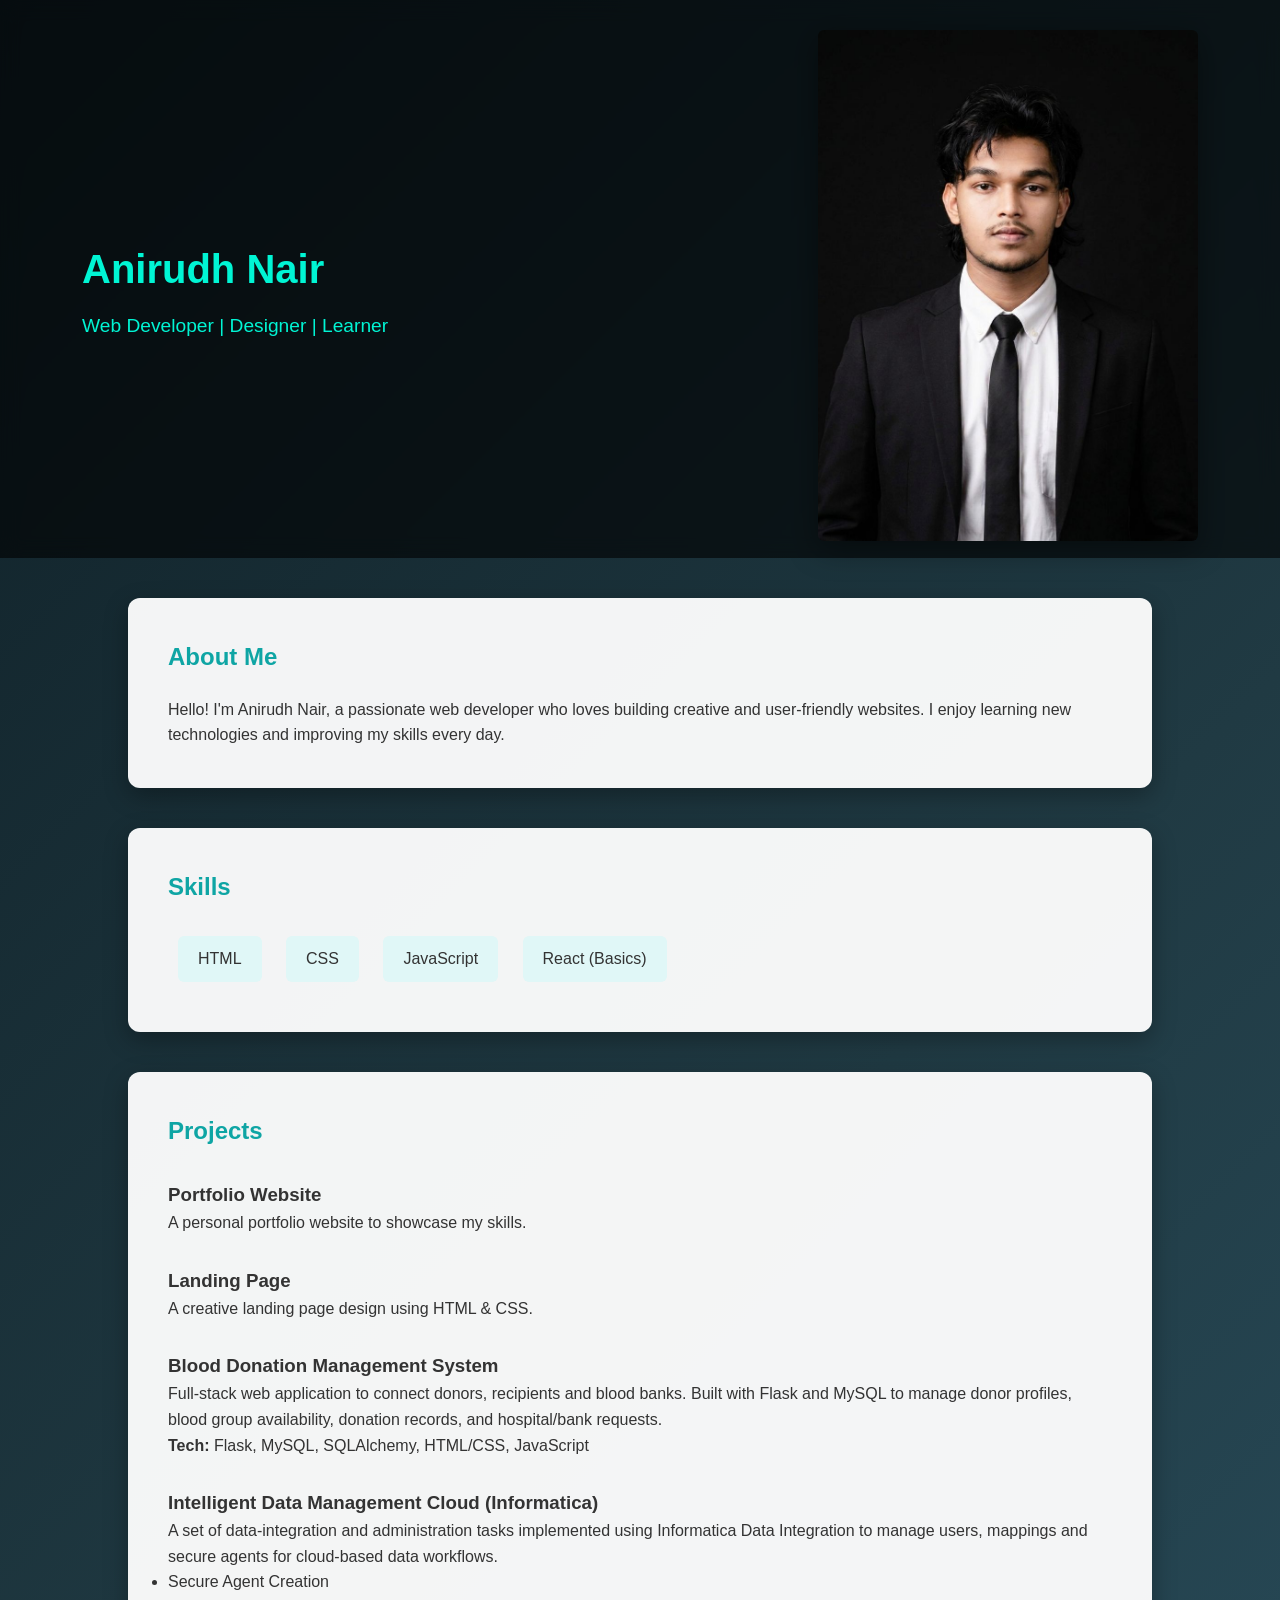
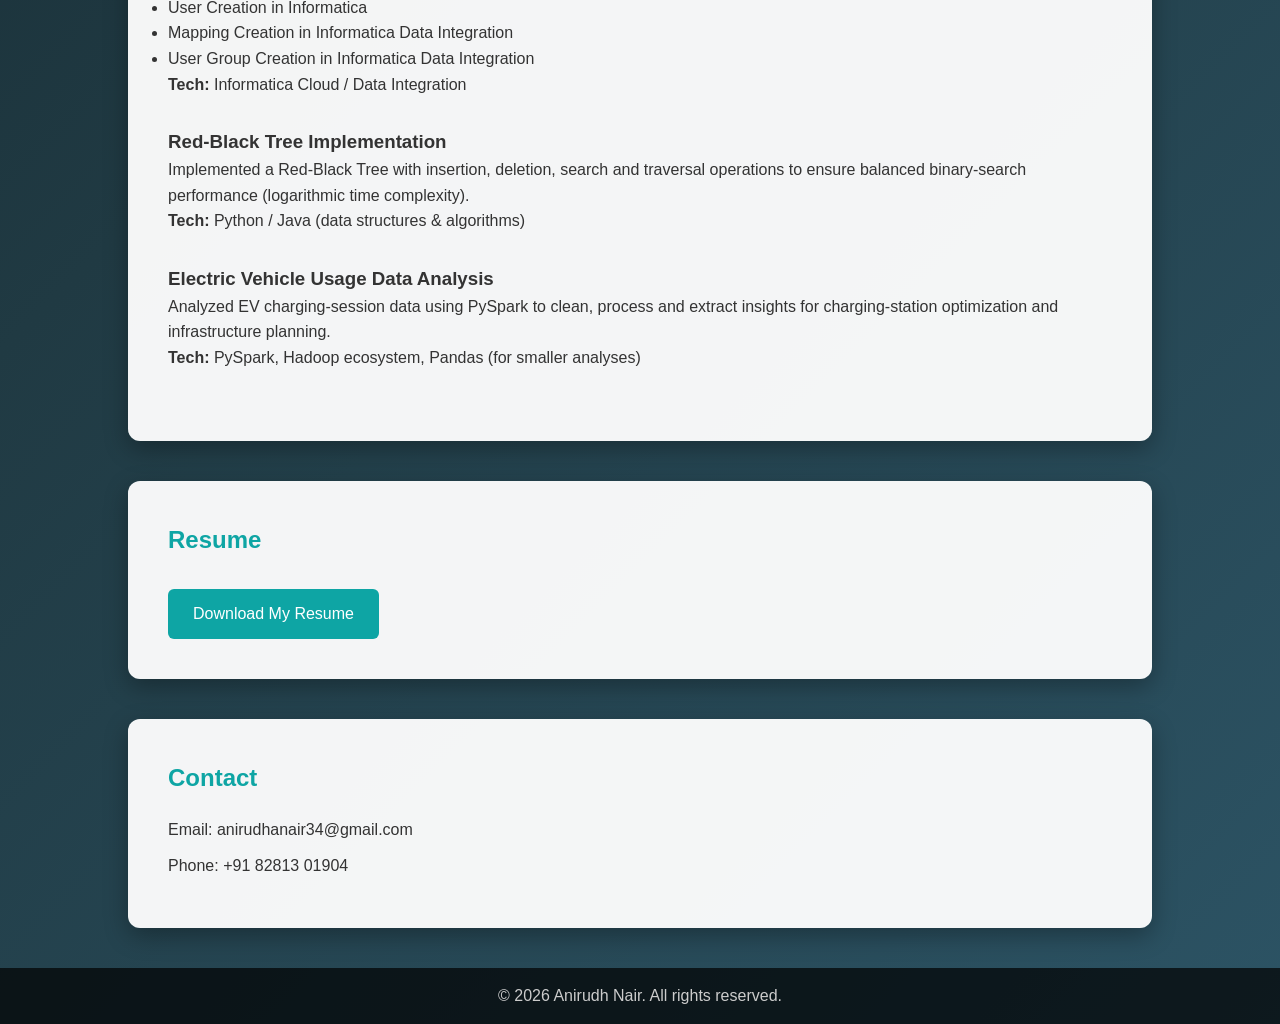
<file: task1-portfolio/index.html>
<!DOCTYPE html>
<html lang="en">
<head>
    <meta charset="UTF-8">
    <meta name="viewport" content="width=device-width, initial-scale=1.0">
    <title>My Portfolio</title>
    <link rel="stylesheet" href="style.css">
</head>
<body>

    <!-- Header / Hero -->
    <header>
        <div class="hero">
            <div class="hero-content">
                <h1>Anirudh Nair</h1>
                <p>Web Developer | Designer | Learner</p>
            </div>
            <!-- Replace this image with your example screenshot saved as images/hero-screenshot.jpg -->
            <div class="hero-image">
                <img src="images/profile.jpg" alt="Hero screenshot">
            </div>
        </div>
    </header>

    <!-- About Section -->
    <section id="about">
        <div>
            <h2>About Me</h2>
            <p>
                Hello! I'm Anirudh Nair, a passionate web developer who loves building
                creative and user-friendly websites. I enjoy learning new technologies
                and improving my skills every day.
            </p>
        </div>
    </section>

    <!-- Skills -->
    <section id="skills">
        <h2>Skills</h2>
        <ul>
            <li>HTML</li>
            <li>CSS</li>
            <li>JavaScript</li>
            <li>React (Basics)</li>
        </ul>
    </section>

    <!-- Projects -->
    <section id="projects">
        <h2>Projects</h2>

        <div class="project">
            <h3>Portfolio Website</h3>
            <p>A personal portfolio website to showcase my skills.</p>
            
        </div>

        <div class="project">
            <h3>Landing Page</h3>
            <p>A creative landing page design using HTML & CSS.</p>
            
        </div>

        <div class="project">
            <h3>Blood Donation Management System</h3>
            <p>Full-stack web application to connect donors, recipients and blood banks. Built with Flask and MySQL to manage donor profiles, blood group availability, donation records, and hospital/bank requests.</p>
            <p><strong>Tech:</strong> Flask, MySQL, SQLAlchemy, HTML/CSS, JavaScript</p>
        </div>

        <div class="project">
            <h3>Intelligent Data Management Cloud (Informatica)</h3>
            <p>A set of data-integration and administration tasks implemented using Informatica Data Integration to manage users, mappings and secure agents for cloud-based data workflows.</p>
            <ul>
                <li>Secure Agent Creation</li>
                <li>User Creation in Informatica</li>
                <li>Mapping Creation in Informatica Data Integration</li>
                <li>User Group Creation in Informatica Data Integration</li>
            </ul>
            <p><strong>Tech:</strong> Informatica Cloud / Data Integration</p>
        </div>

        <div class="project">
            <h3>Red-Black Tree Implementation</h3>
            <p>Implemented a Red-Black Tree with insertion, deletion, search and traversal operations to ensure balanced binary-search performance (logarithmic time complexity).</p>
            <p><strong>Tech:</strong> Python / Java (data structures & algorithms)</p>
        </div>

        <div class="project">
            <h3>Electric Vehicle Usage Data Analysis</h3>
            <p>Analyzed EV charging-session data using PySpark to clean, process and extract insights for charging-station optimization and infrastructure planning.</p>
            <p><strong>Tech:</strong> PySpark, Hadoop ecosystem, Pandas (for smaller analyses)</p>
        </div>

    </section>

    <!-- Resume -->
    <section id="resume">
        <h2>Resume</h2>
        <a href="resume.pdf" download>Download My Resume</a>
    </section>

    <!-- Contact -->
    <section id="contact">
        <h2>Contact</h2>
        <p>Email: anirudhanair34@gmail.com</p>
        <p>Phone: +91 82813 01904</p>
    </section>

    <!-- Footer -->
    <footer>
        <p>© 2026 Anirudh Nair. All rights reserved.</p>
    </footer>

</body>
</html>
</file>
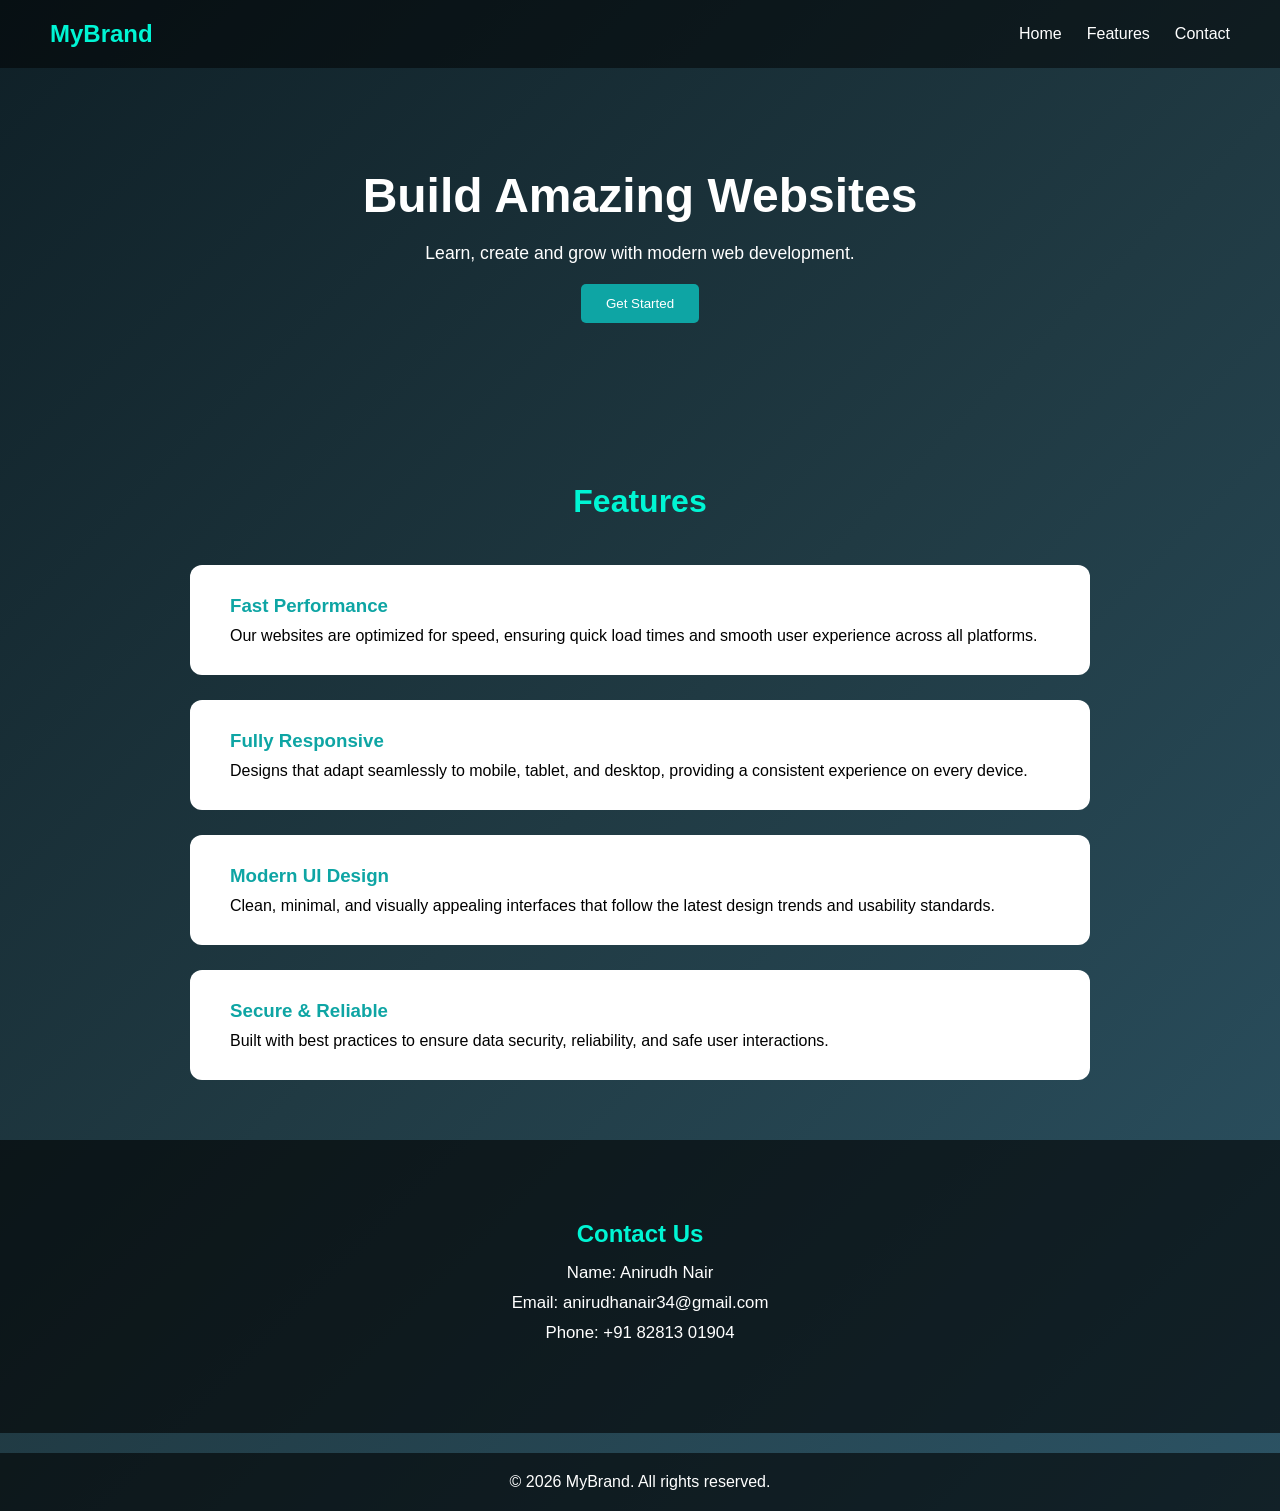
<file: task2-landing-page/index.html>
<!DOCTYPE html>
<html lang="en">
<head>
    <meta charset="UTF-8">
    <meta name="viewport" content="width=device-width, initial-scale=1.0">
    <title>Landing Page</title>
    <link rel="stylesheet" href="style.css">
</head>
<body>

    <!--Navbar -->
    <nav>
        <h2>MyBrand</h2>
        <ul>
            <li><a href="#home">Home</a></li>
            <li><a href="#features">Features</a></li>
            <li><a href="#contact">Contact</a></li>
        </ul>
    </nav>

    <!-- Hero banner/home also Section -->
    <section id="home" class="hero">
        <div class="hero-text">
            <h1>Build Amazing Websites</h1>
            <p>Learn, create and grow with modern web development.</p>
            <button>Get Started</button>
        </div>
    </section>

    <!--features section-->
    <section id="features" class="features">
        <h2 class="section-title">Features</h2>
    
        <div class="card">
            <h3>Fast Performance</h3>
            <p>
                Our websites are optimized for speed, ensuring quick load times
                and smooth user experience across all platforms.
            </p>
        </div>

        <div class="card">
            <h3>Fully Responsive</h3>
            <p>
                Designs that adapt seamlessly to mobile, tablet, and desktop,
                providing a consistent experience on every device.
            </p>
        </div>

        <div class="card">
            <h3>Modern UI Design</h3>
            <p>
                Clean, minimal, and visually appealing interfaces that follow
                the latest design trends and usability standards.
            </p>
        </div>

        <div class="card">
            <h3>Secure & Reliable</h3>
            <p>
                Built with best practices to ensure data security,
                reliability, and safe user interactions.
            </p>
        </div>

    </section>

    <!--Contact Section -->
    <section id="contact" class="cta">
        <h2>Contact Us</h2>
        <p>Name: Anirudh Nair</p>
        <p>Email: anirudhanair34@gmail.com</p>
        <p>Phone: +91 82813 01904</p>
    </section>

    <!-- Footer -->
    <footer>
        <p>© 2026 MyBrand. All rights reserved.</p>
    </footer>

</body>
</html>
</file>
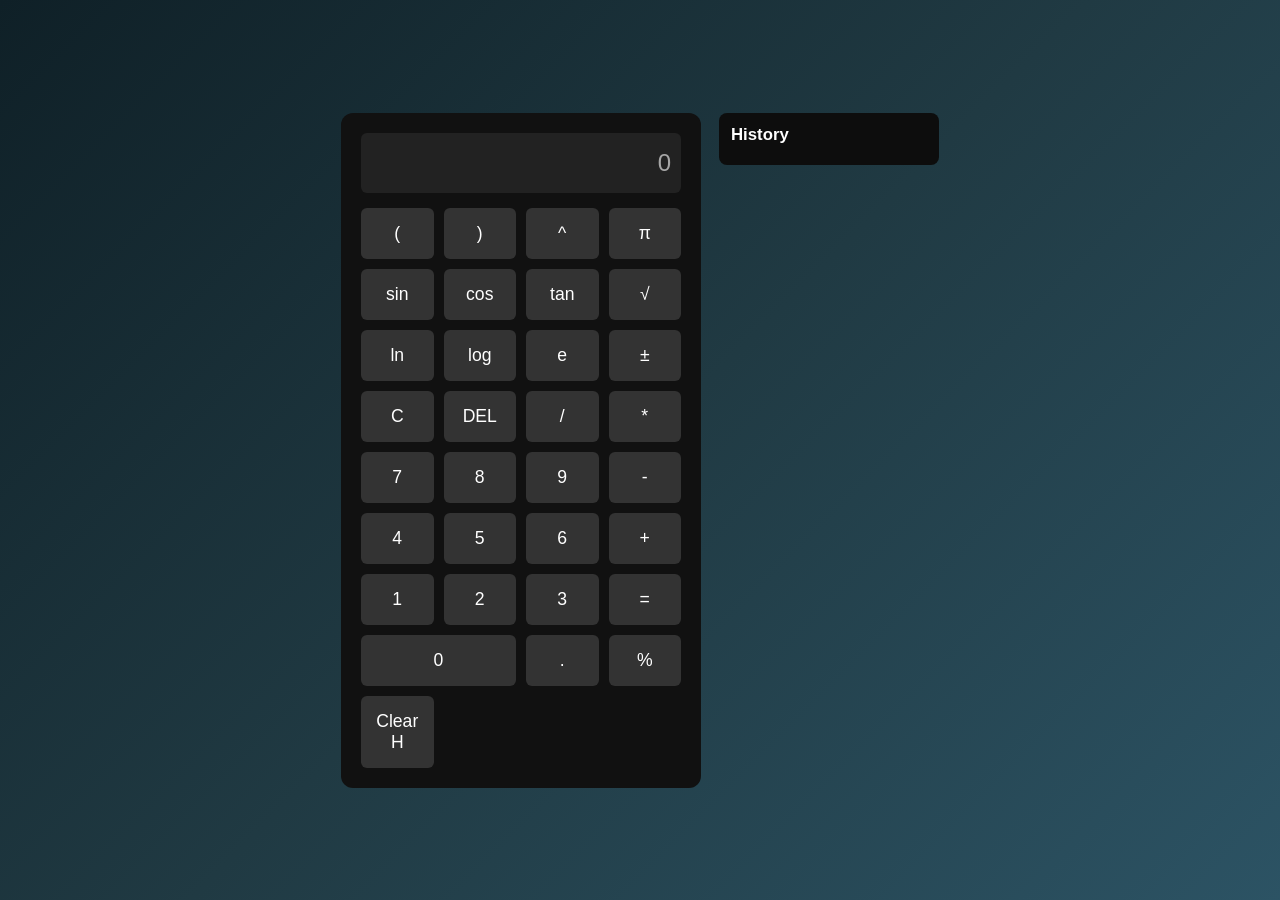
<file: task3-calculator/index.html>
<!DOCTYPE html>
<html lang="en">
<head>
    <meta charset="UTF-8">
    <meta name="viewport" content="width=device-width, initial-scale=1.0">
    <title>Calculator</title>
    <link rel="stylesheet" href="style.css">
</head>
<body>

    <div class="app">
        <div class="calculator">
            <input type="text" id="display" disabled placeholder="0">

            <div class="buttons">
                <!-- Scientific row -->
                <button onclick="appendValue('(')">(</button>
                <button onclick="appendValue(')')">)</button>
                <button onclick="appendValue('^')">^</button>
                <button onclick="appendValue('pi')">π</button>

                <button onclick="appendValue('sin(')">sin</button>
                <button onclick="appendValue('cos(')">cos</button>
                <button onclick="appendValue('tan(')">tan</button>
                <button onclick="appendValue('sqrt(')">√</button>

                <button onclick="appendValue('ln(')">ln</button>
                <button onclick="appendValue('log(')">log</button>
                <button onclick="appendValue('e')">e</button>
                <button onclick="toggleSign()">±</button>

                <!-- Basic calculator -->
                <button onclick="clearDisplay()">C</button>
                <button onclick="deleteLast()">DEL</button>
                <button onclick="appendValue('/')">/</button>
                <button onclick="appendValue('*')">*</button>

                <button onclick="appendValue('7')">7</button>
                <button onclick="appendValue('8')">8</button>
                <button onclick="appendValue('9')">9</button>
                <button onclick="appendValue('-')">-</button>

                <button onclick="appendValue('4')">4</button>
                <button onclick="appendValue('5')">5</button>
                <button onclick="appendValue('6')">6</button>
                <button onclick="appendValue('+')">+</button>

                <button onclick="appendValue('1')">1</button>
                <button onclick="appendValue('2')">2</button>
                <button onclick="appendValue('3')">3</button>
                <button onclick="calculate()">=</button>

                <button onclick="appendValue('0')" class="zero">0</button>
                <button onclick="appendValue('.')">.</button>
                <button onclick="percentage()">%</button>
                <button onclick="clearHistory()">Clear H</button>
            </div>
        </div>

        <aside class="history">
            <h3>History</h3>
            <ul id="history-list"></ul>
        </aside>
    </div>

    <script src="script.js"></script>

</body>
</html>
</file>
<file: task1-portfolio/style.css>
* {
    margin: 0;
    padding: 0;
    box-sizing: border-box;
    font-family: Arial, sans-serif;
}

body {
    line-height: 1.6;

    /* 🌊 Teal + Black Gradient Background */
    background: linear-gradient(135deg, #0f2027, #203a43, #2c5364);
    color: #333;
}

/* 🔥 Header */
header {
    background: rgba(0, 0, 0, 0.6);
    backdrop-filter: blur(10px);
    color: #00f5d4;
    text-align: center;
    padding: 30px 20px 10px 20px;
}

header h1 {
    font-size: 2.5rem;
}

header p {
    margin-top: 10px;
    font-size: 1.2rem;
}

/* 📦 Sections as Cards */
section {
    background: rgba(255, 255, 255, 0.95);
    margin: 40px auto;
    padding: 40px;
    width: 80%;
    border-radius: 12px;
    box-shadow: 0 8px 25px rgba(0, 0, 0, 0.3);
}

/* 🧊 About Section */
#about {
    display: flex;
    align-items: center;
    justify-content: center;
    gap: 30px;
    flex-wrap: wrap;
}

#about img {
    width: 160px;
    border-radius: 50%;
    border: 4px solid #0ea5a4;
}

/* Hero layout */
.hero {
    display: flex;
    align-items: center;
    justify-content: space-between;
    gap: 30px;
    width: 90%;
    margin: 0 auto;
}

.hero-content {
    text-align: left;
}

.hero-image img {
    width: 380px;
    height: auto;
    border-radius: 6px;
    box-shadow: 0 8px 30px rgba(0,0,0,0.4);
}

/* 🎯 Headings */
h2 {
    color: #0ea5a4;
    margin-bottom: 20px;
}

/* 🧠 Skills */
#skills ul {
    list-style: none;
}

#skills li {
    display: inline-block;
    margin: 10px;
    padding: 10px 20px;
    background: #e0f7f7;
    border-radius: 6px;
    transition: 0.3s;
    cursor: pointer;
}

#skills li:hover {
    background: #0ea5a4;
    color: white;
    transform: translateY(-3px);
}

/* 🚀 Projects */
.project {
    margin: 30px 0;
}

.project img {
    width: 250px;
    border-radius: 8px;
    margin-top: 10px;
    transition: 0.3s;
}

.project img:hover {
    transform: scale(1.05);
}

/* 📄 Resume Button */
#resume a {
    display: inline-block;
    margin-top: 10px;
    padding: 12px 25px;
    background: #0ea5a4;
    color: white;
    text-decoration: none;
    border-radius: 6px;
    transition: 0.3s;
}

#resume a:hover {
    background: #0c8b8a;
}

/* 📞 Contact */
#contact p {
    margin: 10px 0;
}

/* ⚫ Footer */
footer {
    background: rgba(0, 0, 0, 0.7);
    color: #ccc;
    text-align: center;
    padding: 15px;
    margin-top: 20px;
}
</file>
<file: task2-landing-page/style.css>
* {
    margin: 0;
    padding: 0;
    box-sizing: border-box;
    font-family: Arial, sans-serif;
}
html {
    scroll-behavior: smooth;
}

body {
    background: linear-gradient(135deg, #0f2027, #203a43, #2c5364);
    color: white;
}


nav {
    display: flex;
    justify-content: space-between;
    align-items: center;
    padding: 20px 50px;
    background: rgba(0, 0, 0, 0.5);
}

nav h2 {
    color: #00f5d4;
}

nav ul {
    list-style: none;
    display: flex;
}

nav ul li {
    margin-left: 25px;
}

nav a {
    color: white;
    text-decoration: none;
    transition: 0.3s;
}

nav a:hover {
    color: #00f5d4;
}

/* Hero */
.hero {
    text-align: center;
    padding: 100px 20px;
}

.hero-text h1 {
    font-size: 3rem;
}

.hero-text p {
    margin: 20px 0;
    font-size: 1.1rem;
}

.hero button {
    padding: 12px 25px;
    border: none;
    background: #0ea5a4;
    color: white;
    cursor: pointer;
    border-radius: 5px;
    transition: 0.3s;
}

.hero button:hover {
    background: #0c8b8a;
    transform: scale(1.05);
}


.features {
    display: flex;
    flex-direction: column;   
    align-items: center;
    gap: 25px;
    padding: 60px 20px;
}


.card {
    background: white;
    color: black;
    padding: 30px 40px;
    border-radius: 12px;

    width: 80%;
    max-width: 900px;

    text-align: left;

    transition: all 0.3s ease;
}

.card:hover {
    transform: translateY(-8px) scale(1.02);
    box-shadow: 0 10px 30px rgba(129, 241, 226, 0.4);
}

.card h3 {
    color: #0ea5a4;
    margin-bottom: 10px;
}



.cta {
    text-align: center;
    padding: 80px 20px;

  
    background: rgba(0, 0, 0, 0.6);

    color: white;
}


.cta h2 {
    margin-bottom: 15px;
    color: #00f5d4;
}


.cta p {
    margin: 10px 0;
    font-size: 1.05rem;
}


.cta p {
    margin: 10px 0;
    font-size: 1.05rem;
}

.cta h2 {
    margin-bottom: 15px;
}


.cta button {
    padding: 12px 25px;
    background: #0ea5a4;
    border: none;
    color: white;
    cursor: pointer;
    border-radius: 5px;
    transition: 0.3s;
}

.cta button:hover {
    background: #0c8b8a;
    transform: scale(1.05);
}


footer {
    text-align: center;
    padding: 20px;
    background: rgba(0, 0, 0, 0.6);
    margin-top: 20px;
}

.section-title {
    color: #00f5d4;
    font-size: 2rem;
    margin-bottom: 20px;
    text-align: center;
}
</file>
<file: task3-calculator/style.css>
* {
    margin: 0;
    padding: 0;
    box-sizing: border-box;
    font-family: Arial, sans-serif;
}

body {
    height: 100vh;
    display: flex;
    justify-content: center;
    align-items: center;

    background: linear-gradient(135deg, #0f2027, #203a43, #2c5364);
}

/* Calculator Box */
.calculator {
    background: #111;
    padding: 20px;
    border-radius: 12px;
    width: 360px;
}

/* Display */
#display {
    width: 100%;
    height: 60px;
    margin-bottom: 15px;
    font-size: 1.5rem;
    padding: 10px;
    text-align: right;
    border: none;
    border-radius: 6px;
    /* Ensure text is visible on dark background */
    background: #222;
    color: #fff;
}

#display::placeholder {
    color: rgba(255,255,255,0.6);
}

#display:disabled {
    opacity: 1;
}

/* Buttons Grid */
.buttons {
    display: grid;
    grid-template-columns: repeat(4, 1fr);
    gap: 10px;
}

/* Buttons */
button {
    padding: 15px;
    font-size: 1.1rem;
    border: none;
    border-radius: 6px;
    cursor: pointer;
    background: #333;
    color: white;
    transition: 0.2s;
}

button:hover {
    background: #555;
}

/* Special Buttons */
.zero {
    grid-column: span 2;
}

/* App layout (calculator + history) */
.app {
    display: flex;
    gap: 18px;
    align-items: flex-start;
}

.history {
    width: 220px;
    background: #0d0d0d;
    color: #fff;
    padding: 12px;
    border-radius: 8px;
    max-height: 420px;
    overflow: auto;
}

.history h3 {
    margin-bottom: 8px;
    font-size: 1.05rem;
}

.history ul {
    list-style: none;
}

.history li {
    padding: 8px;
    border-radius: 6px;
    margin-bottom: 8px;
    background: rgba(255,255,255,0.03);
    cursor: pointer;
    font-size: 0.95rem;
}

.history li:hover {
    background: rgba(255,255,255,0.06);
}
</file>
